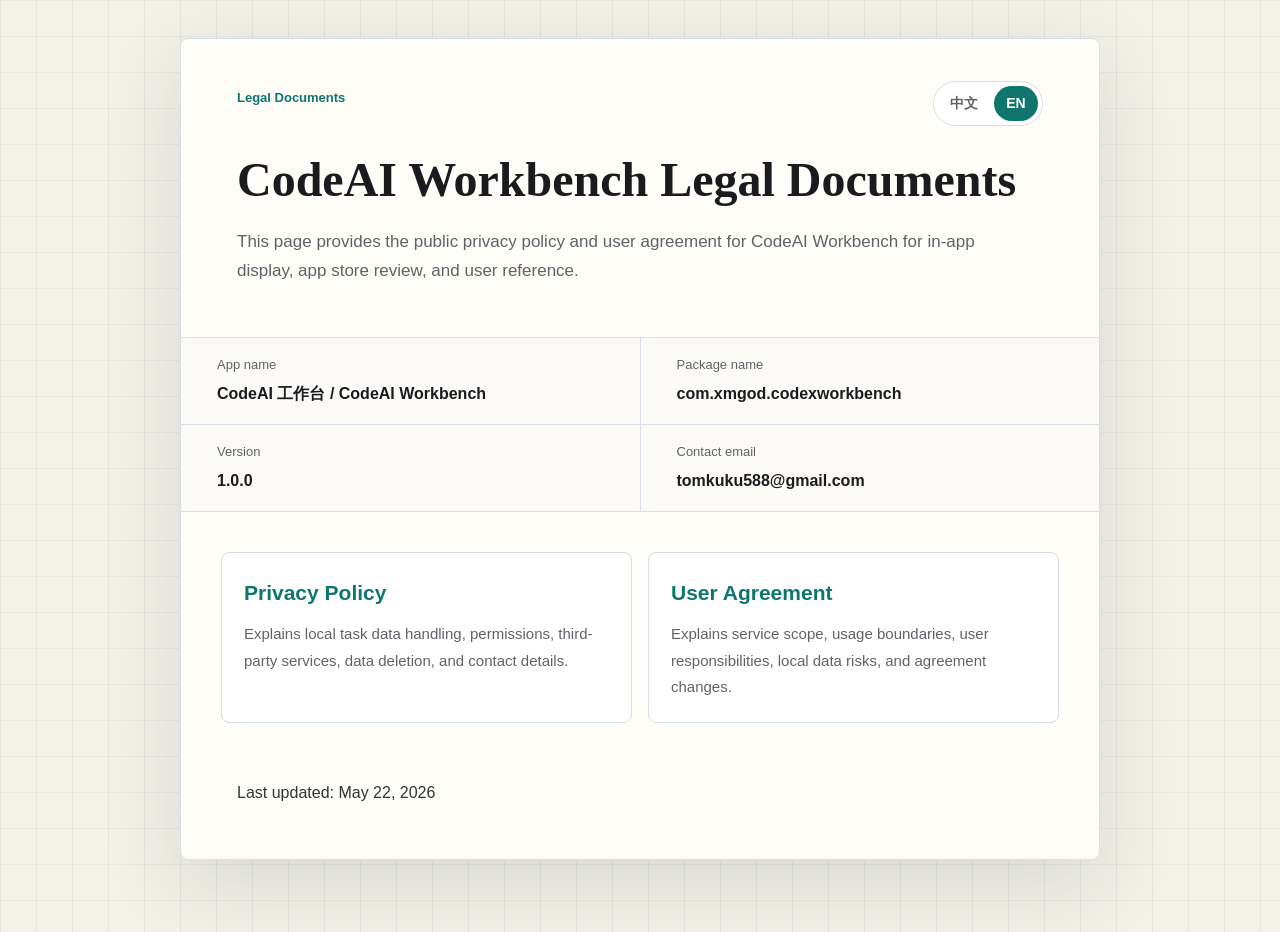
<file: index.html>
<!doctype html>
<html lang="zh-CN" data-lang="zh">
<head>
  <meta charset="utf-8">
  <meta name="viewport" content="width=device-width, initial-scale=1">
  <title>CodeAI 工作台合规文档 | CodeAI Workbench Legal Documents</title>
  <meta name="description" content="CodeAI 工作台隐私政策与用户协议入口。CodeAI Workbench privacy policy and user agreement.">
  <script>
    (function () {
      try {
        var saved = localStorage.getItem("codexworkbench.lang");
        var lang = saved || (((navigator.language || "").toLowerCase().indexOf("zh") === 0) ? "zh" : "en");
        document.documentElement.dataset.lang = lang === "en" ? "en" : "zh";
        document.documentElement.lang = lang === "en" ? "en" : "zh-CN";
      } catch (error) {}
    })();
  </script>
  <link rel="stylesheet" href="./assets/site.css">
  <script src="./assets/lang.js" defer></script>
</head>
<body>
  <main>
    <section class="document" aria-labelledby="page-title">
      <header class="hero">
        <div class="topbar">
          <p class="eyebrow">Legal Documents</p>
          <div class="language-switch" aria-label="Language switch">
            <button type="button" data-lang-toggle="zh" aria-pressed="true">中文</button>
            <button type="button" data-lang-toggle="en" aria-pressed="false">EN</button>
          </div>
        </div>

        <div class="lang lang-zh">
          <h1 id="page-title">CodeAI 工作台合规文档</h1>
          <p class="summary">本页面用于公开展示 CodeAI 工作台的隐私政策与用户协议，供应用内展示、应用市场审核和用户查阅使用。</p>
        </div>

        <div class="lang lang-en">
          <h1>CodeAI Workbench Legal Documents</h1>
          <p class="summary">This page provides the public privacy policy and user agreement for CodeAI Workbench for in-app display, app store review, and user reference.</p>
        </div>
      </header>

      <section class="meta" aria-label="Application information">
        <div>
          <span class="lang lang-zh">应用名称</span>
          <span class="lang lang-en">App name</span>
          <strong>CodeAI 工作台 / CodeAI Workbench</strong>
        </div>
        <div>
          <span class="lang lang-zh">包名</span>
          <span class="lang lang-en">Package name</span>
          <strong>com.xmgod.codexworkbench</strong>
        </div>
        <div>
          <span class="lang lang-zh">版本</span>
          <span class="lang lang-en">Version</span>
          <strong>1.0.0</strong>
        </div>
        <div>
          <span class="lang lang-zh">联系邮箱</span>
          <span class="lang lang-en">Contact email</span>
          <strong>tomkuku588@gmail.com</strong>
        </div>
      </section>

      <nav class="doc-nav" aria-label="Legal document navigation">
        <a class="doc-card" href="./privacy-policy.html">
          <span class="lang lang-zh">
            <strong>隐私政策</strong>
            <span>说明应用如何处理本地任务数据、权限、第三方服务、数据删除和联系方式。</span>
          </span>
          <span class="lang lang-en">
            <strong>Privacy Policy</strong>
            <span>Explains local task data handling, permissions, third-party services, data deletion, and contact details.</span>
          </span>
        </a>
        <a class="doc-card" href="./user-agreement.html">
          <span class="lang lang-zh">
            <strong>用户协议</strong>
            <span>说明服务内容、使用边界、用户责任、本地数据风险和协议变更规则。</span>
          </span>
          <span class="lang lang-en">
            <strong>User Agreement</strong>
            <span>Explains service scope, usage boundaries, user responsibilities, local data risks, and agreement changes.</span>
          </span>
        </a>
      </nav>

      <footer class="page-footer">
        <p class="lang lang-zh">最后更新日期：2026 年 5 月 22 日</p>
        <p class="lang lang-en">Last updated: May 22, 2026</p>
      </footer>
    </section>
  </main>
</body>
</html>
</file>
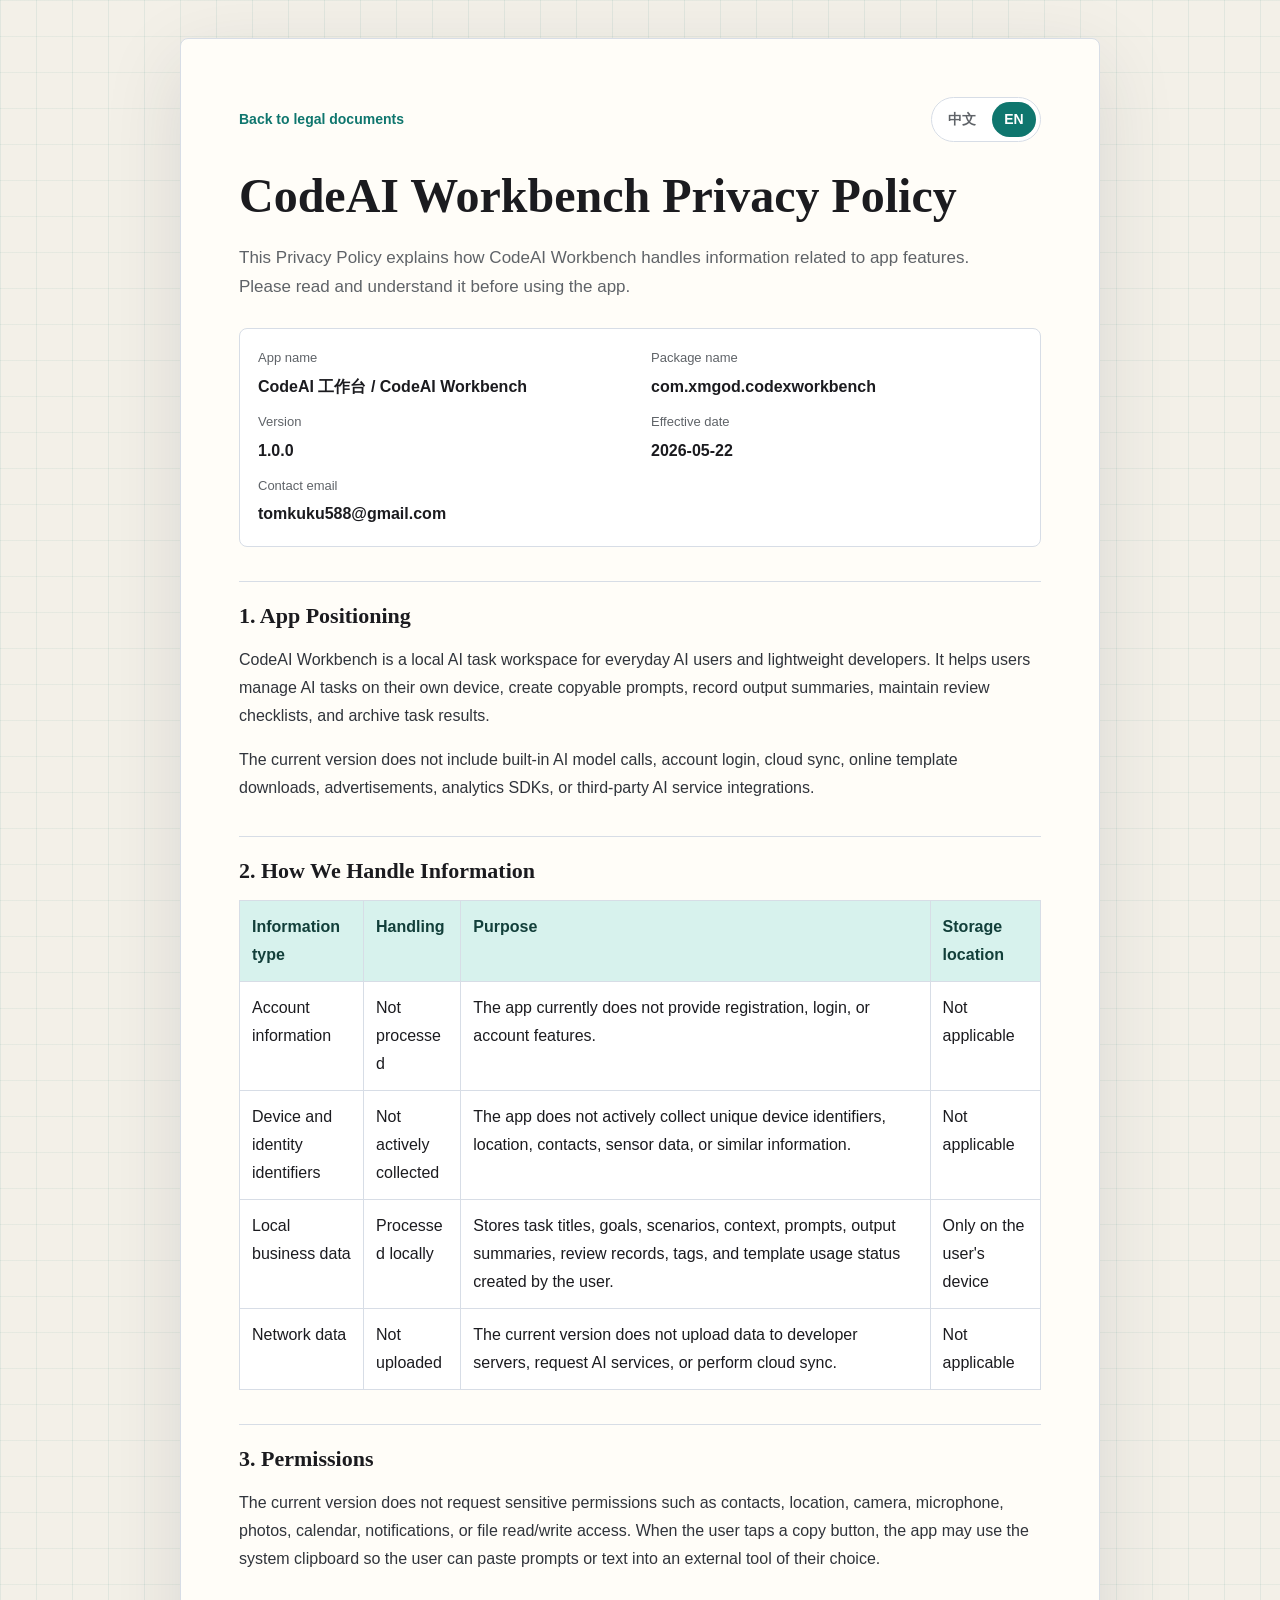
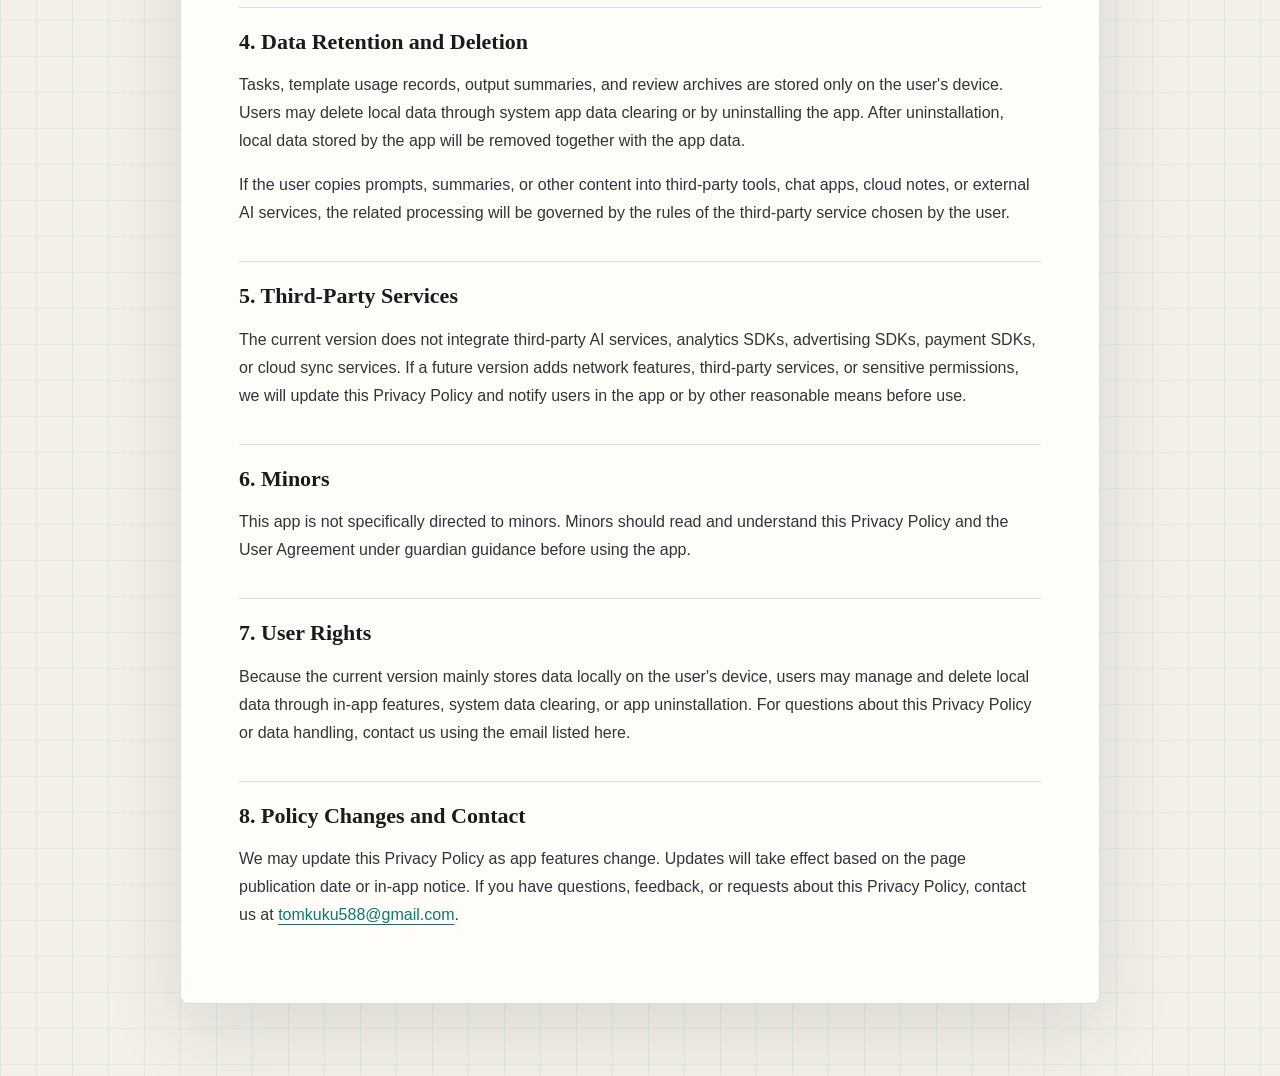
<file: privacy-policy.html>
<!doctype html>
<html lang="zh-CN" data-lang="zh">
<head>
  <meta charset="utf-8">
  <meta name="viewport" content="width=device-width, initial-scale=1">
  <title>CodeAI 工作台隐私政策 | CodeAI Workbench Privacy Policy</title>
  <meta name="description" content="CodeAI 工作台隐私政策。CodeAI Workbench Privacy Policy.">
  <script>
    (function () {
      try {
        var saved = localStorage.getItem("codexworkbench.lang");
        var lang = saved || (((navigator.language || "").toLowerCase().indexOf("zh") === 0) ? "zh" : "en");
        document.documentElement.dataset.lang = lang === "en" ? "en" : "zh";
        document.documentElement.lang = lang === "en" ? "en" : "zh-CN";
      } catch (error) {}
    })();
  </script>
  <link rel="stylesheet" href="./assets/site.css">
  <script src="./assets/lang.js" defer></script>
</head>
<body>
  <main>
    <article>
      <div class="topbar">
        <a class="back" href="./index.html">
          <span class="lang lang-zh">返回合规文档首页</span>
          <span class="lang lang-en">Back to legal documents</span>
        </a>
        <div class="language-switch" aria-label="Language switch">
          <button type="button" data-lang-toggle="zh" aria-pressed="true">中文</button>
          <button type="button" data-lang-toggle="en" aria-pressed="false">EN</button>
        </div>
      </div>

      <div class="lang lang-zh">
        <h1>CodeAI 工作台隐私政策</h1>
        <p class="lead">本隐私政策说明 CodeAI 工作台如何处理与应用功能有关的信息。请在使用本应用前仔细阅读并确认理解。</p>
      </div>

      <div class="lang lang-en">
        <h1>CodeAI Workbench Privacy Policy</h1>
        <p class="lead">This Privacy Policy explains how CodeAI Workbench handles information related to app features. Please read and understand it before using the app.</p>
      </div>

      <section class="meta" aria-label="Basic information">
        <div>
          <span class="lang lang-zh">应用名称</span>
          <span class="lang lang-en">App name</span>
          <strong>CodeAI 工作台 / CodeAI Workbench</strong>
        </div>
        <div>
          <span class="lang lang-zh">包名</span>
          <span class="lang lang-en">Package name</span>
          <strong>com.xmgod.codexworkbench</strong>
        </div>
        <div>
          <span class="lang lang-zh">版本</span>
          <span class="lang lang-en">Version</span>
          <strong>1.0.0</strong>
        </div>
        <div>
          <span class="lang lang-zh">生效日期</span>
          <span class="lang lang-en">Effective date</span>
          <strong>2026-05-22</strong>
        </div>
        <div>
          <span class="lang lang-zh">联系邮箱</span>
          <span class="lang lang-en">Contact email</span>
          <strong>tomkuku588@gmail.com</strong>
        </div>
      </section>

      <div class="lang lang-zh">
        <h2>一、应用定位</h2>
        <p>CodeAI 工作台是一款面向普通 AI 用户和轻度开发者的本地 AI 任务工作台。应用用于帮助用户在设备本地管理 AI 任务、生成可复制的提示词、记录输出摘要、维护审查清单和归档任务结果。</p>
        <p>当前版本不内置 AI 模型调用，不提供账号登录、云同步、在线模板下载、广告、统计 SDK 或第三方 AI 服务接入。</p>

        <h2>二、我们如何处理信息</h2>
        <table>
          <thead>
            <tr>
              <th>信息类型</th>
              <th>处理情况</th>
              <th>用途</th>
              <th>存储位置</th>
            </tr>
          </thead>
          <tbody>
            <tr>
              <td>账号信息</td>
              <td>不处理</td>
              <td>本应用当前不提供注册、登录或账号体系。</td>
              <td>不适用</td>
            </tr>
            <tr>
              <td>设备与身份标识</td>
              <td>不主动收集</td>
              <td>本应用不主动收集设备唯一标识、定位、通讯录、传感器等信息。</td>
              <td>不适用</td>
            </tr>
            <tr>
              <td>本地业务数据</td>
              <td>本地处理</td>
              <td>保存用户创建的任务标题、目标、场景、上下文、提示词、输出摘要、审查记录、标签和模板使用状态。</td>
              <td>仅保存在用户设备本地</td>
            </tr>
            <tr>
              <td>网络数据</td>
              <td>不上传</td>
              <td>当前版本不向开发者服务器上传数据，不请求 AI 服务，不进行云同步。</td>
              <td>不适用</td>
            </tr>
          </tbody>
        </table>

        <h2>三、权限说明</h2>
        <p>当前版本不申请通讯录、定位、相机、麦克风、相册、日历、通知或文件读写等敏感权限。用户主动点击复制按钮时，应用可能调用系统剪贴板能力，以便将提示词或文本内容复制到用户指定的外部工具中。</p>

        <h2>四、数据保存与删除</h2>
        <p>任务、模板使用记录、输出摘要和审查归档记录仅保存在用户设备本地。用户可以通过系统的清除应用数据能力或卸载应用删除本地数据。卸载后，本应用本地保存的数据将随应用数据一并移除。</p>
        <p>如用户将提示词、摘要或其他内容复制到第三方工具、聊天软件、云笔记或外部 AI 服务中，相关数据处理将由用户选择的第三方服务规则约束。</p>

        <h2>五、第三方服务</h2>
        <p>当前版本不接入第三方 AI 服务、统计 SDK、广告 SDK、支付 SDK 或云同步服务。若后续版本新增联网能力、第三方服务或敏感权限，我们将更新本隐私政策，并在使用前通过应用内提示或其他合理方式告知用户。</p>

        <h2>六、未成年人保护</h2>
        <p>本应用不专门面向未成年人提供服务。未成年人使用本应用前，应在监护人指导下阅读并理解本隐私政策和用户协议。</p>

        <h2>七、用户权利</h2>
        <p>由于当前版本数据主要保存在用户设备本地，用户可以通过应用内功能、系统清除数据或卸载应用的方式管理和删除本地数据。如对隐私政策或数据处理方式有疑问，可以通过本政策列明的邮箱联系我们。</p>

        <h2>八、政策变更与联系</h2>
        <p>我们可能根据应用功能变化更新本隐私政策。更新后将以页面发布日期或应用内提示为准。若您对本隐私政策有任何疑问、意见或请求，请通过邮箱 <a href="mailto:tomkuku588@gmail.com">tomkuku588@gmail.com</a> 联系我们。</p>
      </div>

      <div class="lang lang-en">
        <h2>1. App Positioning</h2>
        <p>CodeAI Workbench is a local AI task workspace for everyday AI users and lightweight developers. It helps users manage AI tasks on their own device, create copyable prompts, record output summaries, maintain review checklists, and archive task results.</p>
        <p>The current version does not include built-in AI model calls, account login, cloud sync, online template downloads, advertisements, analytics SDKs, or third-party AI service integrations.</p>

        <h2>2. How We Handle Information</h2>
        <table>
          <thead>
            <tr>
              <th>Information type</th>
              <th>Handling</th>
              <th>Purpose</th>
              <th>Storage location</th>
            </tr>
          </thead>
          <tbody>
            <tr>
              <td>Account information</td>
              <td>Not processed</td>
              <td>The app currently does not provide registration, login, or account features.</td>
              <td>Not applicable</td>
            </tr>
            <tr>
              <td>Device and identity identifiers</td>
              <td>Not actively collected</td>
              <td>The app does not actively collect unique device identifiers, location, contacts, sensor data, or similar information.</td>
              <td>Not applicable</td>
            </tr>
            <tr>
              <td>Local business data</td>
              <td>Processed locally</td>
              <td>Stores task titles, goals, scenarios, context, prompts, output summaries, review records, tags, and template usage status created by the user.</td>
              <td>Only on the user's device</td>
            </tr>
            <tr>
              <td>Network data</td>
              <td>Not uploaded</td>
              <td>The current version does not upload data to developer servers, request AI services, or perform cloud sync.</td>
              <td>Not applicable</td>
            </tr>
          </tbody>
        </table>

        <h2>3. Permissions</h2>
        <p>The current version does not request sensitive permissions such as contacts, location, camera, microphone, photos, calendar, notifications, or file read/write access. When the user taps a copy button, the app may use the system clipboard so the user can paste prompts or text into an external tool of their choice.</p>

        <h2>4. Data Retention and Deletion</h2>
        <p>Tasks, template usage records, output summaries, and review archives are stored only on the user's device. Users may delete local data through system app data clearing or by uninstalling the app. After uninstallation, local data stored by the app will be removed together with the app data.</p>
        <p>If the user copies prompts, summaries, or other content into third-party tools, chat apps, cloud notes, or external AI services, the related processing will be governed by the rules of the third-party service chosen by the user.</p>

        <h2>5. Third-Party Services</h2>
        <p>The current version does not integrate third-party AI services, analytics SDKs, advertising SDKs, payment SDKs, or cloud sync services. If a future version adds network features, third-party services, or sensitive permissions, we will update this Privacy Policy and notify users in the app or by other reasonable means before use.</p>

        <h2>6. Minors</h2>
        <p>This app is not specifically directed to minors. Minors should read and understand this Privacy Policy and the User Agreement under guardian guidance before using the app.</p>

        <h2>7. User Rights</h2>
        <p>Because the current version mainly stores data locally on the user's device, users may manage and delete local data through in-app features, system data clearing, or app uninstallation. For questions about this Privacy Policy or data handling, contact us using the email listed here.</p>

        <h2>8. Policy Changes and Contact</h2>
        <p>We may update this Privacy Policy as app features change. Updates will take effect based on the page publication date or in-app notice. If you have questions, feedback, or requests about this Privacy Policy, contact us at <a href="mailto:tomkuku588@gmail.com">tomkuku588@gmail.com</a>.</p>
      </div>
    </article>
  </main>
</body>
</html>
</file>
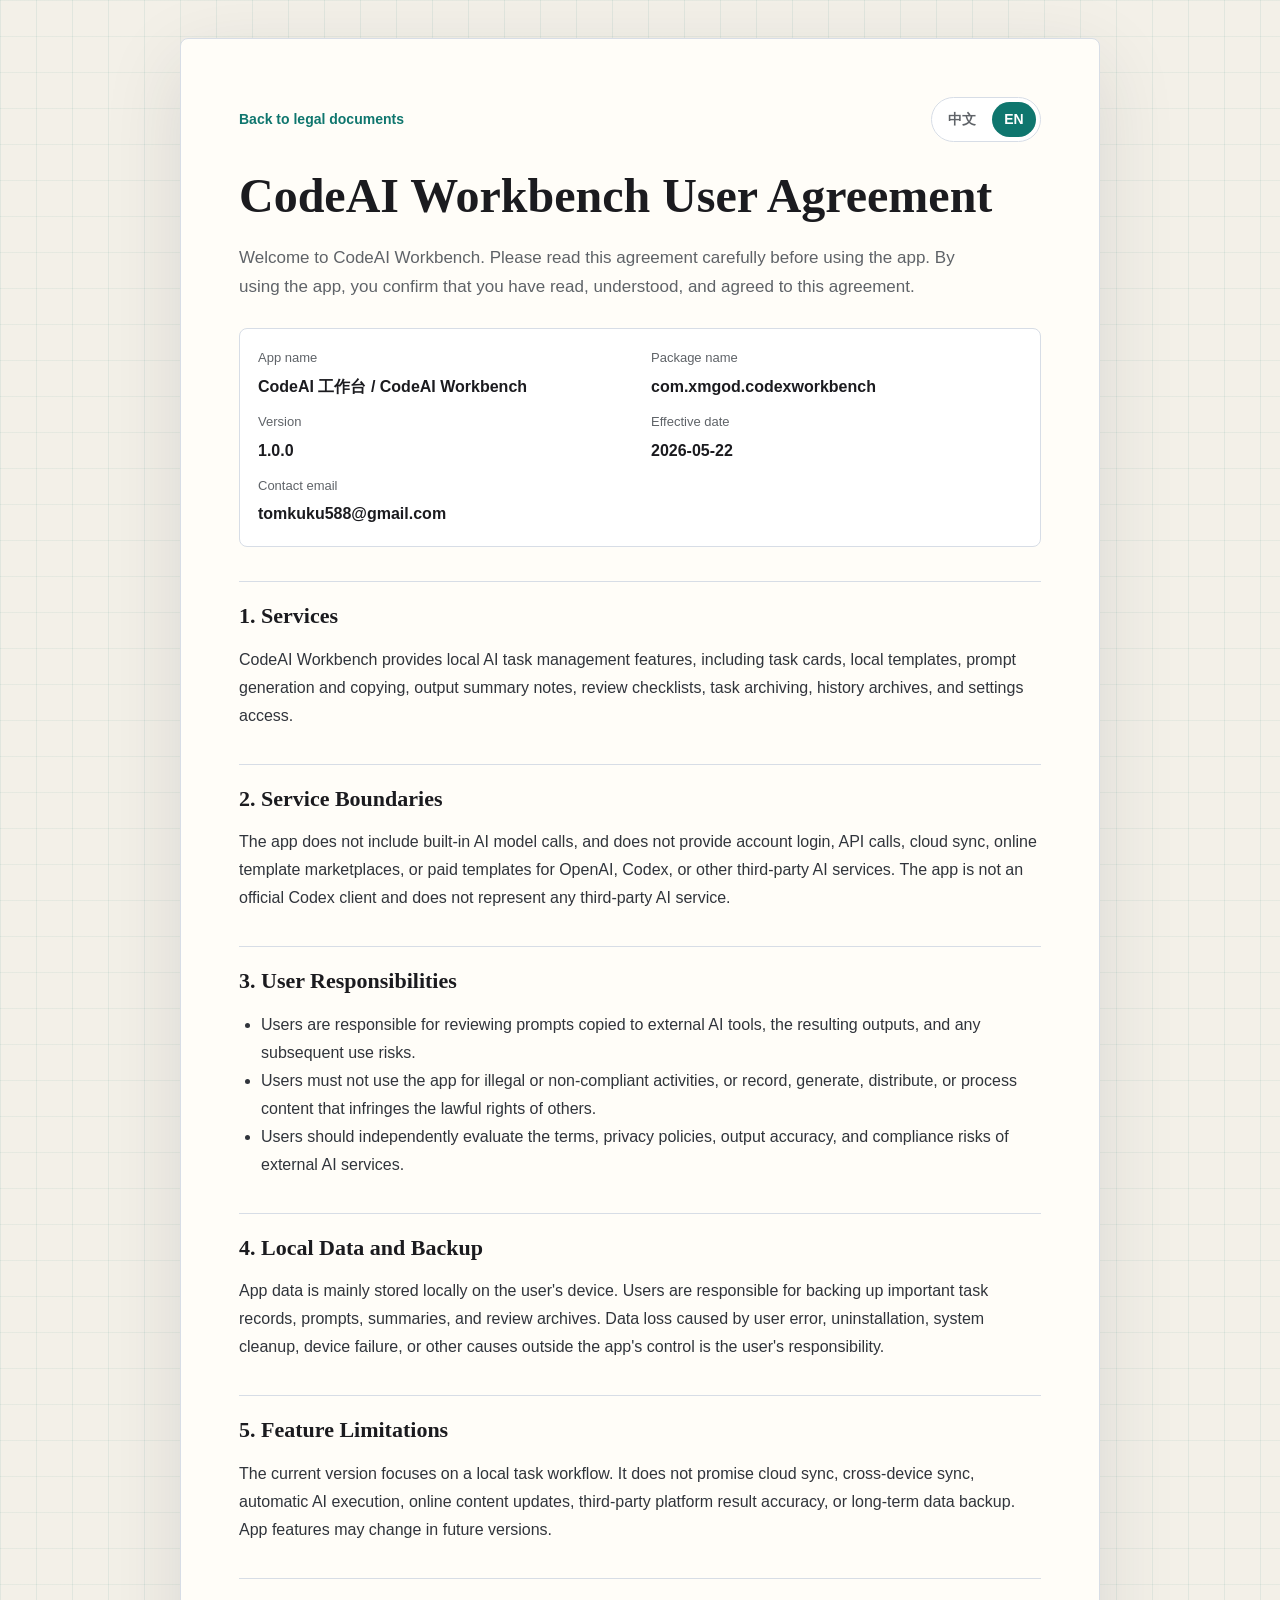
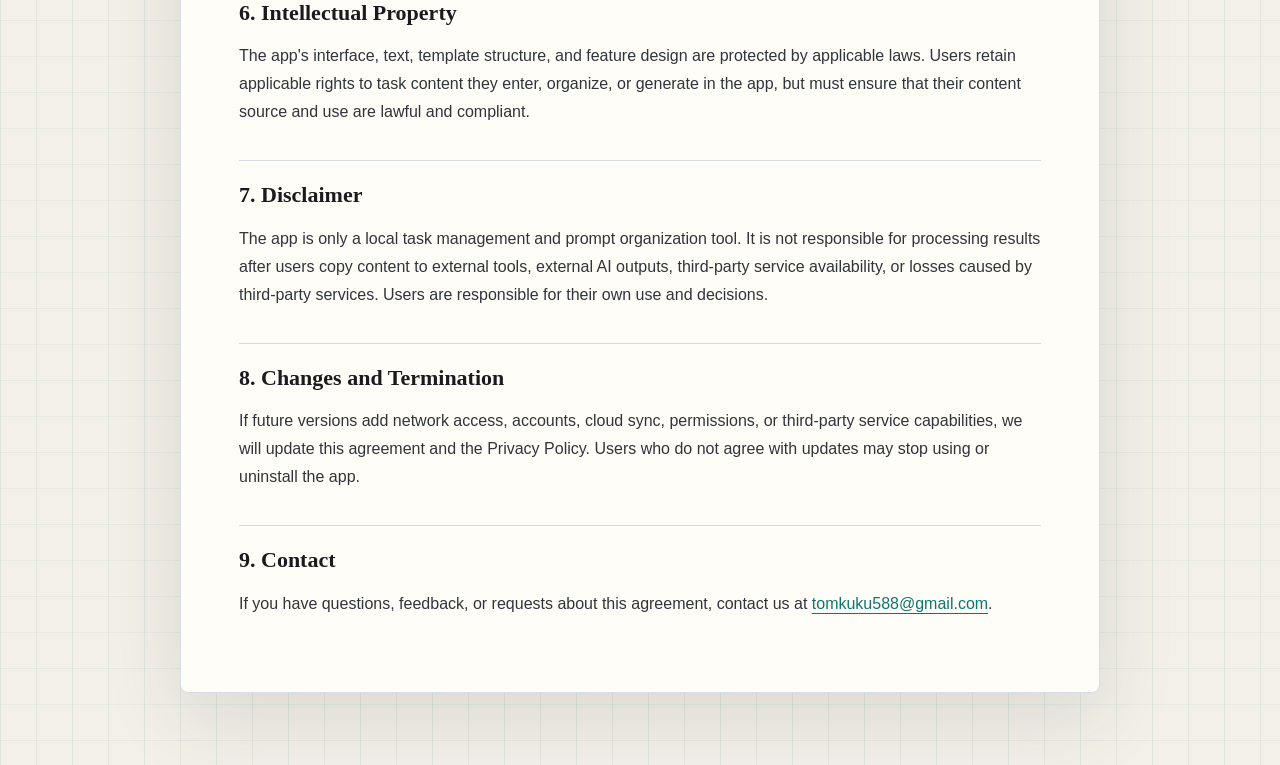
<file: user-agreement.html>
<!doctype html>
<html lang="zh-CN" data-lang="zh">
<head>
  <meta charset="utf-8">
  <meta name="viewport" content="width=device-width, initial-scale=1">
  <title>CodeAI 工作台用户协议 | CodeAI Workbench User Agreement</title>
  <meta name="description" content="CodeAI 工作台用户协议。CodeAI Workbench User Agreement.">
  <script>
    (function () {
      try {
        var saved = localStorage.getItem("codexworkbench.lang");
        var lang = saved || (((navigator.language || "").toLowerCase().indexOf("zh") === 0) ? "zh" : "en");
        document.documentElement.dataset.lang = lang === "en" ? "en" : "zh";
        document.documentElement.lang = lang === "en" ? "en" : "zh-CN";
      } catch (error) {}
    })();
  </script>
  <link rel="stylesheet" href="./assets/site.css">
  <script src="./assets/lang.js" defer></script>
</head>
<body>
  <main>
    <article>
      <div class="topbar">
        <a class="back" href="./index.html">
          <span class="lang lang-zh">返回合规文档首页</span>
          <span class="lang lang-en">Back to legal documents</span>
        </a>
        <div class="language-switch" aria-label="Language switch">
          <button type="button" data-lang-toggle="zh" aria-pressed="true">中文</button>
          <button type="button" data-lang-toggle="en" aria-pressed="false">EN</button>
        </div>
      </div>

      <div class="lang lang-zh">
        <h1>CodeAI 工作台用户协议</h1>
        <p class="lead">欢迎使用 CodeAI 工作台。请您在使用前仔细阅读本协议。您开始使用本应用，即表示您已阅读、理解并同意本协议内容。</p>
      </div>

      <div class="lang lang-en">
        <h1>CodeAI Workbench User Agreement</h1>
        <p class="lead">Welcome to CodeAI Workbench. Please read this agreement carefully before using the app. By using the app, you confirm that you have read, understood, and agreed to this agreement.</p>
      </div>

      <section class="meta" aria-label="Basic information">
        <div>
          <span class="lang lang-zh">应用名称</span>
          <span class="lang lang-en">App name</span>
          <strong>CodeAI 工作台 / CodeAI Workbench</strong>
        </div>
        <div>
          <span class="lang lang-zh">包名</span>
          <span class="lang lang-en">Package name</span>
          <strong>com.xmgod.codexworkbench</strong>
        </div>
        <div>
          <span class="lang lang-zh">版本</span>
          <span class="lang lang-en">Version</span>
          <strong>1.0.0</strong>
        </div>
        <div>
          <span class="lang lang-zh">生效日期</span>
          <span class="lang lang-en">Effective date</span>
          <strong>2026-05-22</strong>
        </div>
        <div>
          <span class="lang lang-zh">联系邮箱</span>
          <span class="lang lang-en">Contact email</span>
          <strong>tomkuku588@gmail.com</strong>
        </div>
      </section>

      <div class="lang lang-zh">
        <h2>一、服务内容</h2>
        <p>CodeAI 工作台提供本地 AI 任务管理能力，包括任务卡片、本地模板、提示词生成与复制、输出摘要记录、审查清单、任务归档、历史归档和设置入口等功能。</p>

        <h2>二、服务边界</h2>
        <p>本应用不内置 AI 模型调用，不提供 OpenAI、Codex 或其他第三方 AI 服务的账号登录、接口调用、云同步、在线模板市场或付费模板。本应用不是 Codex 官方客户端，也不代表任何第三方 AI 服务。</p>

        <h2>三、用户责任</h2>
        <ul>
          <li>用户应自行确认复制到外部 AI 工具的提示词内容、输出结果和后续使用风险。</li>
          <li>用户不得利用本应用从事违法违规活动，不得记录、生成、传播或处理侵犯他人合法权益的内容。</li>
          <li>用户应自行判断外部 AI 服务的使用条款、隐私政策、输出准确性和合规风险。</li>
        </ul>

        <h2>四、本地数据与备份</h2>
        <p>本应用的数据主要保存在用户设备本地。用户应自行负责重要任务记录、提示词、摘要和审查归档的备份。因用户误操作、卸载、系统清理、设备故障或其他非本应用可控制原因导致的数据丢失，由用户自行承担相应风险。</p>

        <h2>五、功能限制</h2>
        <p>当前版本重点覆盖本地任务闭环，不承诺云端同步、跨设备同步、AI 自动执行、在线内容更新、第三方平台结果准确性或长期数据备份能力。应用功能可能随版本迭代进行调整。</p>

        <h2>六、知识产权</h2>
        <p>本应用中的界面、文案、模板结构和功能设计受相关法律保护。用户在应用中自行输入、整理或生成的任务内容归用户自行享有相应权利，但用户应确保其内容来源和使用方式合法合规。</p>

        <h2>七、免责声明</h2>
        <p>本应用仅作为本地任务管理与提示词整理工具，不对用户复制到外部工具后的处理结果、外部 AI 输出内容、第三方服务可用性或第三方服务引起的损失承担责任。用户应对自身使用行为和决策结果负责。</p>

        <h2>八、协议变更与终止</h2>
        <p>如后续版本增加联网、账号、云同步、权限或第三方服务能力，我们将同步更新本协议和隐私政策。用户不同意更新内容时，可以停止使用或卸载本应用。</p>

        <h2>九、联系方式</h2>
        <p>如您对本协议有任何疑问、意见或请求，请通过邮箱 <a href="mailto:tomkuku588@gmail.com">tomkuku588@gmail.com</a> 联系我们。</p>
      </div>

      <div class="lang lang-en">
        <h2>1. Services</h2>
        <p>CodeAI Workbench provides local AI task management features, including task cards, local templates, prompt generation and copying, output summary notes, review checklists, task archiving, history archives, and settings access.</p>

        <h2>2. Service Boundaries</h2>
        <p>The app does not include built-in AI model calls, and does not provide account login, API calls, cloud sync, online template marketplaces, or paid templates for OpenAI, Codex, or other third-party AI services. The app is not an official Codex client and does not represent any third-party AI service.</p>

        <h2>3. User Responsibilities</h2>
        <ul>
          <li>Users are responsible for reviewing prompts copied to external AI tools, the resulting outputs, and any subsequent use risks.</li>
          <li>Users must not use the app for illegal or non-compliant activities, or record, generate, distribute, or process content that infringes the lawful rights of others.</li>
          <li>Users should independently evaluate the terms, privacy policies, output accuracy, and compliance risks of external AI services.</li>
        </ul>

        <h2>4. Local Data and Backup</h2>
        <p>App data is mainly stored locally on the user's device. Users are responsible for backing up important task records, prompts, summaries, and review archives. Data loss caused by user error, uninstallation, system cleanup, device failure, or other causes outside the app's control is the user's responsibility.</p>

        <h2>5. Feature Limitations</h2>
        <p>The current version focuses on a local task workflow. It does not promise cloud sync, cross-device sync, automatic AI execution, online content updates, third-party platform result accuracy, or long-term data backup. App features may change in future versions.</p>

        <h2>6. Intellectual Property</h2>
        <p>The app's interface, text, template structure, and feature design are protected by applicable laws. Users retain applicable rights to task content they enter, organize, or generate in the app, but must ensure that their content source and use are lawful and compliant.</p>

        <h2>7. Disclaimer</h2>
        <p>The app is only a local task management and prompt organization tool. It is not responsible for processing results after users copy content to external tools, external AI outputs, third-party service availability, or losses caused by third-party services. Users are responsible for their own use and decisions.</p>

        <h2>8. Changes and Termination</h2>
        <p>If future versions add network access, accounts, cloud sync, permissions, or third-party service capabilities, we will update this agreement and the Privacy Policy. Users who do not agree with updates may stop using or uninstall the app.</p>

        <h2>9. Contact</h2>
        <p>If you have questions, feedback, or requests about this agreement, contact us at <a href="mailto:tomkuku588@gmail.com">tomkuku588@gmail.com</a>.</p>
      </div>
    </article>
  </main>
</body>
</html>
</file>
<file: assets/site.css>
:root {
  color-scheme: light;
  --ink: #1b1b1f;
  --muted: #5f6368;
  --line: #d7dde6;
  --paper: #fffdf8;
  --wash: #f3f0e8;
  --accent: #0f766e;
  --accent-soft: #d7f2ed;
}

* {
  box-sizing: border-box;
}

html[data-lang="zh"] .lang-en,
html[data-lang="en"] .lang-zh {
  display: none !important;
}

body {
  margin: 0;
  min-height: 100vh;
  font-family: "Noto Sans SC", "Microsoft YaHei", "PingFang SC", "Segoe UI", sans-serif;
  line-height: 1.75;
  color: var(--ink);
  background:
    linear-gradient(90deg, rgba(15, 118, 110, 0.08) 1px, transparent 1px),
    linear-gradient(rgba(15, 118, 110, 0.06) 1px, transparent 1px),
    var(--wash);
  background-size: 36px 36px;
}

main {
  width: min(920px, calc(100% - 32px));
  margin: 0 auto;
  padding: 38px 0 72px;
}

.document,
article {
  border: 1px solid var(--line);
  border-radius: 8px;
  background: var(--paper);
  box-shadow: 0 24px 80px rgba(31, 41, 55, 0.12);
  overflow: hidden;
}

article {
  padding: clamp(24px, 6vw, 58px);
}

.hero {
  padding: 42px clamp(24px, 6vw, 56px) 34px;
  border-bottom: 1px solid var(--line);
}

.topbar {
  display: flex;
  align-items: center;
  justify-content: space-between;
  gap: 16px;
  margin-bottom: 24px;
}

.back {
  color: var(--accent);
  font-size: 14px;
  font-weight: 700;
  text-decoration: none;
}

.language-switch {
  display: inline-flex;
  gap: 4px;
  padding: 4px;
  border: 1px solid var(--line);
  border-radius: 999px;
  background: #ffffff;
}

.language-switch button {
  min-width: 44px;
  min-height: 32px;
  padding: 5px 12px;
  border: 0;
  border-radius: 999px;
  color: var(--muted);
  background: transparent;
  font: inherit;
  font-size: 14px;
  font-weight: 700;
  cursor: pointer;
}

html[data-lang="zh"] [data-lang-toggle="zh"],
html[data-lang="en"] [data-lang-toggle="en"] {
  color: #ffffff;
  background: var(--accent);
}

.eyebrow {
  margin: 0 0 10px;
  color: var(--accent);
  font-size: 13px;
  font-weight: 700;
}

h1,
h2 {
  font-family: "Noto Serif SC", "Songti SC", Georgia, serif;
  line-height: 1.25;
}

h1 {
  margin: 0 0 12px;
  font-size: clamp(30px, 5vw, 48px);
}

h2 {
  margin: 34px 0 10px;
  padding-top: 20px;
  border-top: 1px solid var(--line);
  font-size: 22px;
}

p,
li {
  color: #30343b;
  font-size: 16px;
}

.lead,
.summary {
  max-width: 740px;
  color: var(--muted);
  font-size: 17px;
}

.meta {
  display: grid;
  grid-template-columns: repeat(2, minmax(0, 1fr));
  gap: 1px;
  background: var(--line);
  border-bottom: 1px solid var(--line);
}

article .meta {
  gap: 10px 22px;
  margin: 26px 0 30px;
  padding: 18px;
  border: 1px solid var(--line);
  border-radius: 8px;
  background: #ffffff;
}

.meta div {
  padding: 16px clamp(20px, 5vw, 36px);
  background: rgba(255, 253, 248, 0.92);
}

article .meta div {
  padding: 0;
  background: transparent;
}

.meta span {
  display: block;
  color: var(--muted);
  font-size: 13px;
}

.meta strong {
  display: block;
  margin-top: 3px;
  font-size: 16px;
}

.doc-nav {
  display: grid;
  grid-template-columns: repeat(2, minmax(0, 1fr));
  gap: 16px;
  padding: clamp(24px, 5vw, 40px);
}

.doc-card {
  display: block;
  min-height: 154px;
  padding: 22px;
  border: 1px solid var(--line);
  border-radius: 8px;
  color: inherit;
  text-decoration: none;
  background: #ffffff;
  transition: border-color 180ms ease, transform 180ms ease, box-shadow 180ms ease;
}

.doc-card:hover,
.doc-card:focus-visible {
  border-color: var(--accent);
  transform: translateY(-2px);
  box-shadow: 0 14px 34px rgba(15, 118, 110, 0.13);
  outline: none;
}

.doc-card strong {
  display: block;
  margin-bottom: 10px;
  color: var(--accent);
  font-size: 21px;
}

.doc-card span {
  display: block;
  color: var(--muted);
  font-size: 15px;
}

.page-footer {
  padding: 0 clamp(24px, 6vw, 56px) 36px;
  color: var(--muted);
  font-size: 14px;
}

table {
  width: 100%;
  margin: 16px 0 6px;
  border-collapse: collapse;
  overflow-wrap: anywhere;
  background: #ffffff;
}

th,
td {
  padding: 12px;
  border: 1px solid var(--line);
  text-align: left;
  vertical-align: top;
}

th {
  background: var(--accent-soft);
  color: #123f3a;
}

ul {
  padding-left: 22px;
}

a {
  color: var(--accent);
  text-decoration-thickness: 1px;
  text-underline-offset: 4px;
}

@media (max-width: 720px) {
  main {
    width: min(100% - 20px, 920px);
    padding: 20px 0 40px;
  }

  article {
    padding: 22px;
  }

  .topbar {
    align-items: flex-start;
    flex-direction: column-reverse;
  }

  .meta,
  .doc-nav {
    grid-template-columns: 1fr;
  }

  .doc-card {
    min-height: auto;
  }

  table,
  thead,
  tbody,
  tr,
  th,
  td {
    display: block;
  }

  th {
    display: none;
  }

  td {
    border-top: 0;
  }

  td:first-child {
    border-top: 1px solid var(--line);
    font-weight: 700;
    color: var(--accent);
  }
}
</file>
